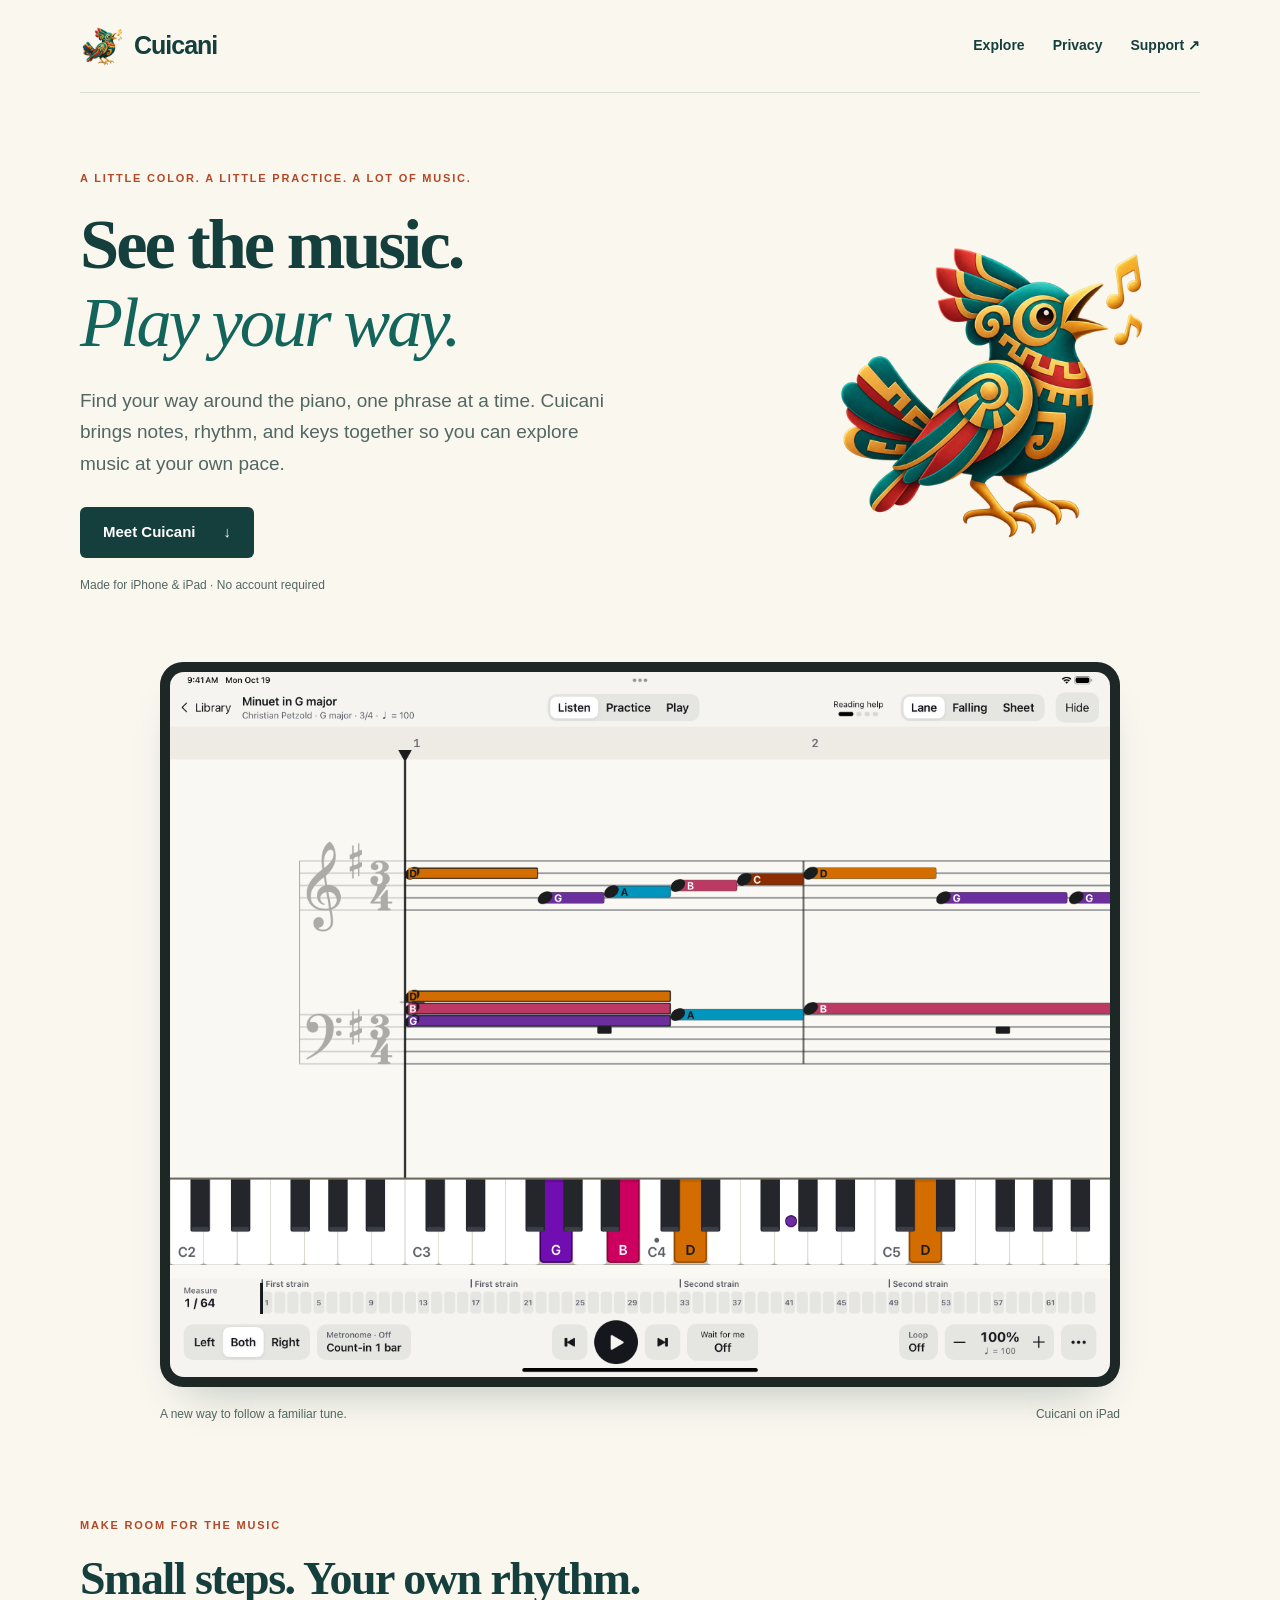
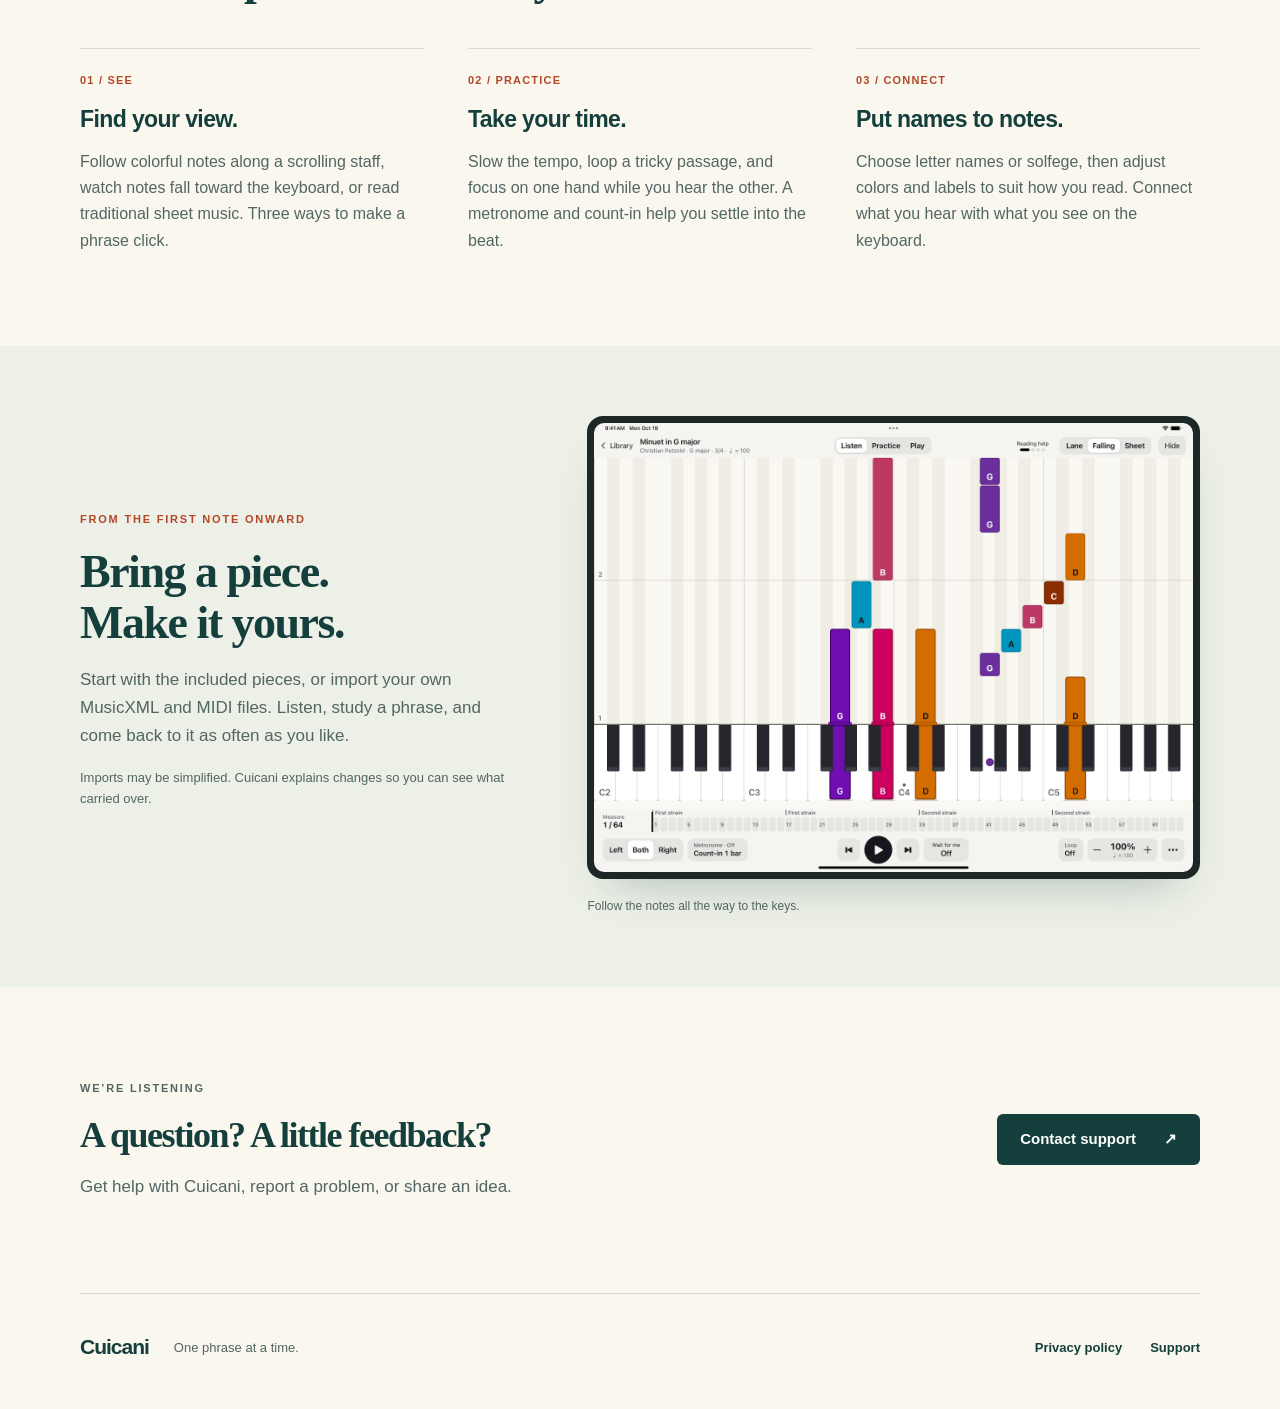
<file: index.html>
<!doctype html>
<html lang="en">
<head>
  <meta charset="utf-8">
  <meta name="viewport" content="width=device-width, initial-scale=1">
  <meta name="theme-color" content="#faf7ef">
  <title>Cuicani — See the music. Play your way.</title>
  <meta name="description" content="Explore piano music at your own pace with Cuicani for iPhone and iPad. Colorful notes, three music views, and practice tools that help you take it one phrase at a time.">
  <meta property="og:title" content="Cuicani — See the music. Play your way.">
  <meta property="og:description" content="Visual piano practice for iPhone and iPad. Slow it down, find your notes, and make the music your own.">
  <meta property="og:type" content="website">
  <link rel="icon" href="assets/cuicani-bird.png" type="image/png">
  <link rel="stylesheet" href="styles.css">
</head>
<body>
  <a class="skip-link" href="#main">Skip to content</a>
  <header class="site-header wrap">
    <a class="brand" href="./" aria-label="Cuicani home"><img src="assets/cuicani-bird.png" width="44" height="44" alt="">Cuicani</a>
    <nav aria-label="Main navigation"><a href="#explore">Explore</a><a href="privacy-policy/">Privacy</a><a href="https://forms.gle/TQvoaCWBzqMaaciXA">Support <span aria-hidden="true">↗</span></a></nav>
  </header>
  <main id="main">
    <section class="hero wrap" aria-labelledby="hero-title">
      <div class="hero-copy">
        <p class="eyebrow">A little color. A little practice. A lot of music.</p>
        <h1 id="hero-title">See the music.<br><em>Play your way.</em></h1>
        <p class="intro">Find your way around the piano, one phrase at a time. Cuicani brings notes, rhythm, and keys together so you can explore music at your own pace.</p>
        <a class="button" href="#explore">Meet Cuicani <span aria-hidden="true">↓</span></a>
        <p class="platform">Made for iPhone &amp; iPad · No account required</p>
      </div>
      <img class="hero-bird" src="assets/cuicani-bird.png" width="480" height="480" alt="Cuicani’s colorful teal, red, and gold singing bird">
    </section>
    <figure class="app-preview wrap">
      <div class="device"><img src="assets/cuicani-lane.png" width="2752" height="2064" alt="Cuicani’s Lane view shows colorful notes on a staff, note names, a piano keyboard, and tempo and hand controls." fetchpriority="high"></div>
      <figcaption>A new way to follow a familiar tune. <span>Cuicani on iPad</span></figcaption>
    </figure>
    <section class="explore wrap section" id="explore" aria-labelledby="explore-title">
      <p class="eyebrow">Make room for the music</p>
      <h2 id="explore-title">Small steps. Your own rhythm.</h2>
      <div class="features">
        <article><span class="feature-number">01 / SEE</span><h3>Find your view.</h3><p>Follow colorful notes along a scrolling staff, watch notes fall toward the keyboard, or read traditional sheet music. Three ways to make a phrase click.</p></article>
        <article><span class="feature-number">02 / PRACTICE</span><h3>Take your time.</h3><p>Slow the tempo, loop a tricky passage, and focus on one hand while you hear the other. A metronome and count-in help you settle into the beat.</p></article>
        <article><span class="feature-number">03 / CONNECT</span><h3>Put names to notes.</h3><p>Choose letter names or solfege, then adjust colors and labels to suit how you read. Connect what you hear with what you see on the keyboard.</p></article>
      </div>
    </section>
    <section class="music-section" aria-labelledby="music-title">
      <div class="wrap music-grid">
        <div><p class="eyebrow">From the first note onward</p><h2 id="music-title">Bring a piece.<br>Make it yours.</h2><p>Start with the included pieces, or import your own MusicXML and MIDI files. Listen, study a phrase, and come back to it as often as you like.</p><p class="small">Imports may be simplified. Cuicani explains changes so you can see what carried over.</p></div>
        <figure><div class="device small-device"><img src="assets/cuicani-falling.png" width="2752" height="2064" alt="Cuicani’s Falling view aligns colored note bars above their piano keys." loading="lazy"></div><figcaption>Follow the notes all the way to the keys.</figcaption></figure>
      </div>
    </section>
    <section class="support wrap section" aria-labelledby="support-title"><div><p class="eyebrow">We’re listening</p><h2 id="support-title">A question? A little feedback?</h2><p>Get help with Cuicani, report a problem, or share an idea.</p></div><a class="button" href="https://forms.gle/TQvoaCWBzqMaaciXA">Contact support <span aria-hidden="true">↗</span></a></section>
  </main>
  <footer class="site-footer wrap"><a class="brand" href="./">Cuicani</a><p>One phrase at a time.</p><nav aria-label="Footer navigation"><a href="privacy-policy/">Privacy policy</a><a href="https://forms.gle/TQvoaCWBzqMaaciXA">Support</a></nav></footer>
</body>
</html>
</file>
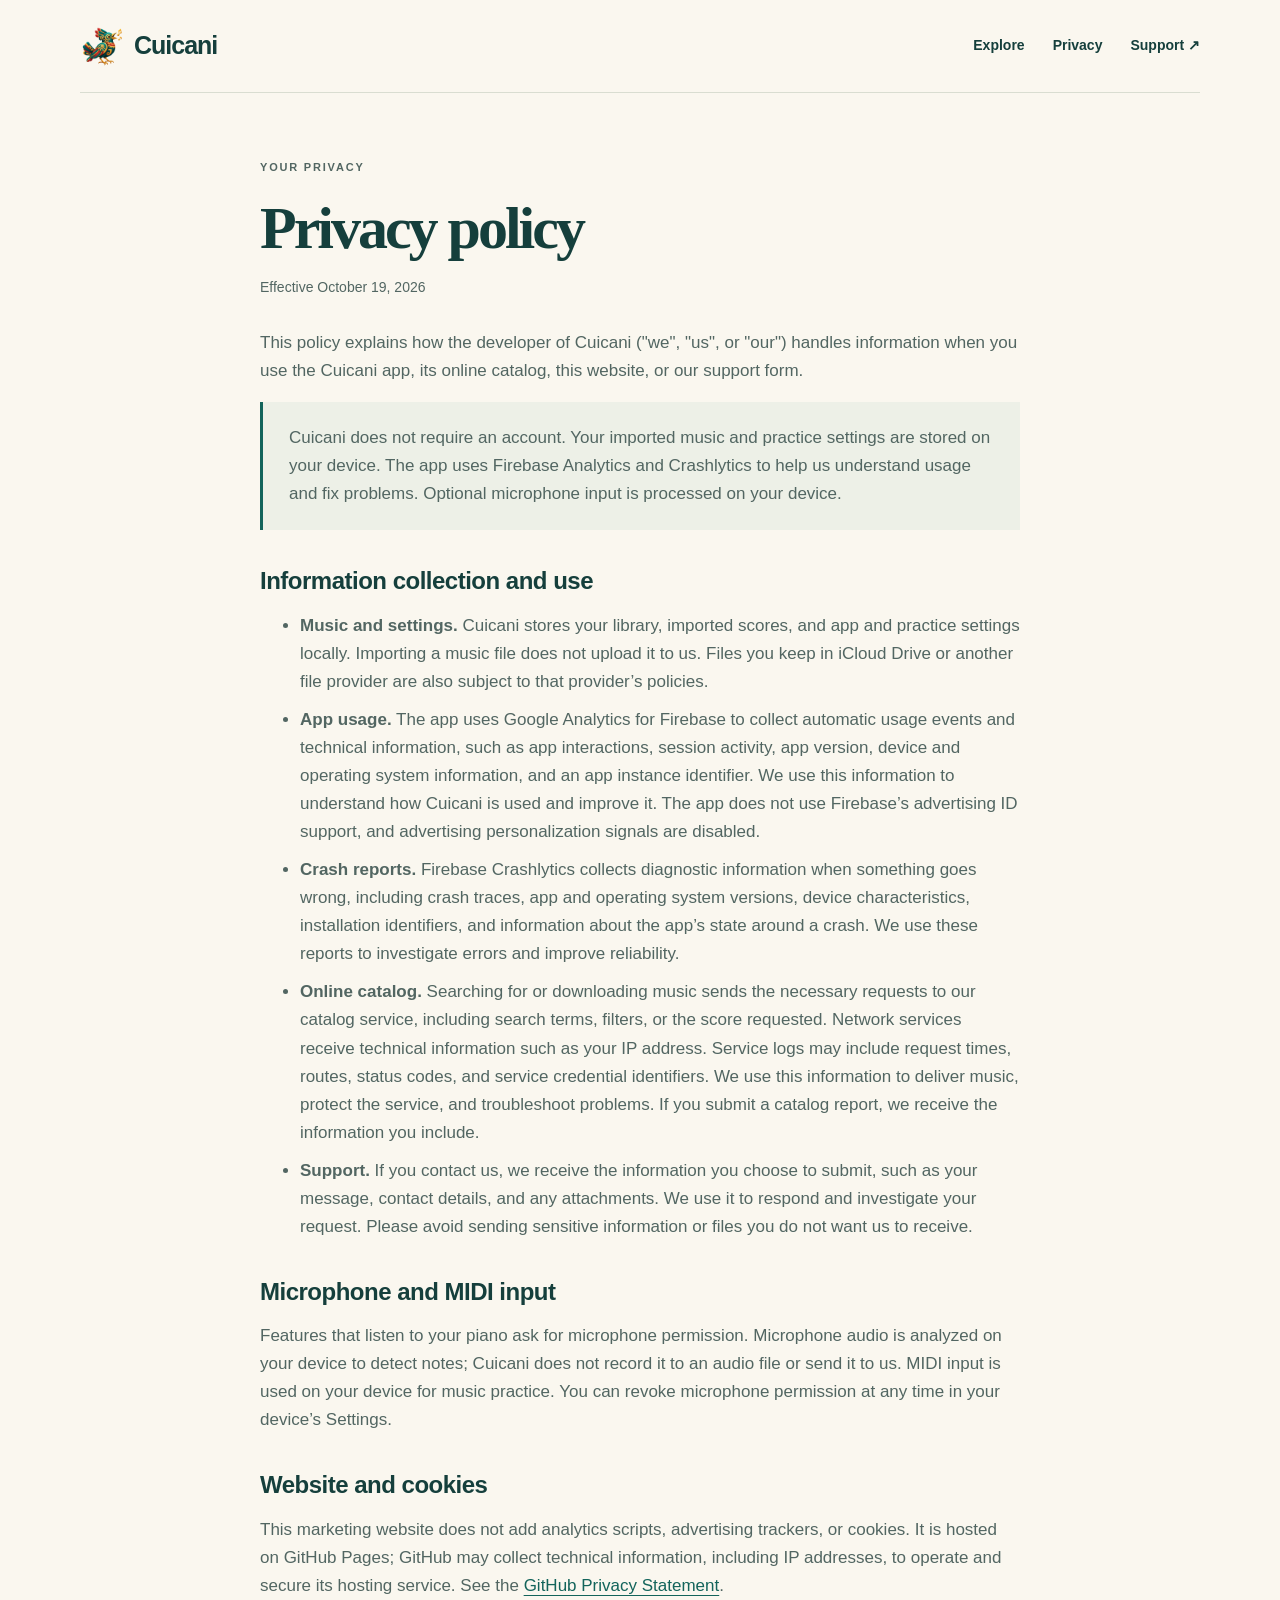
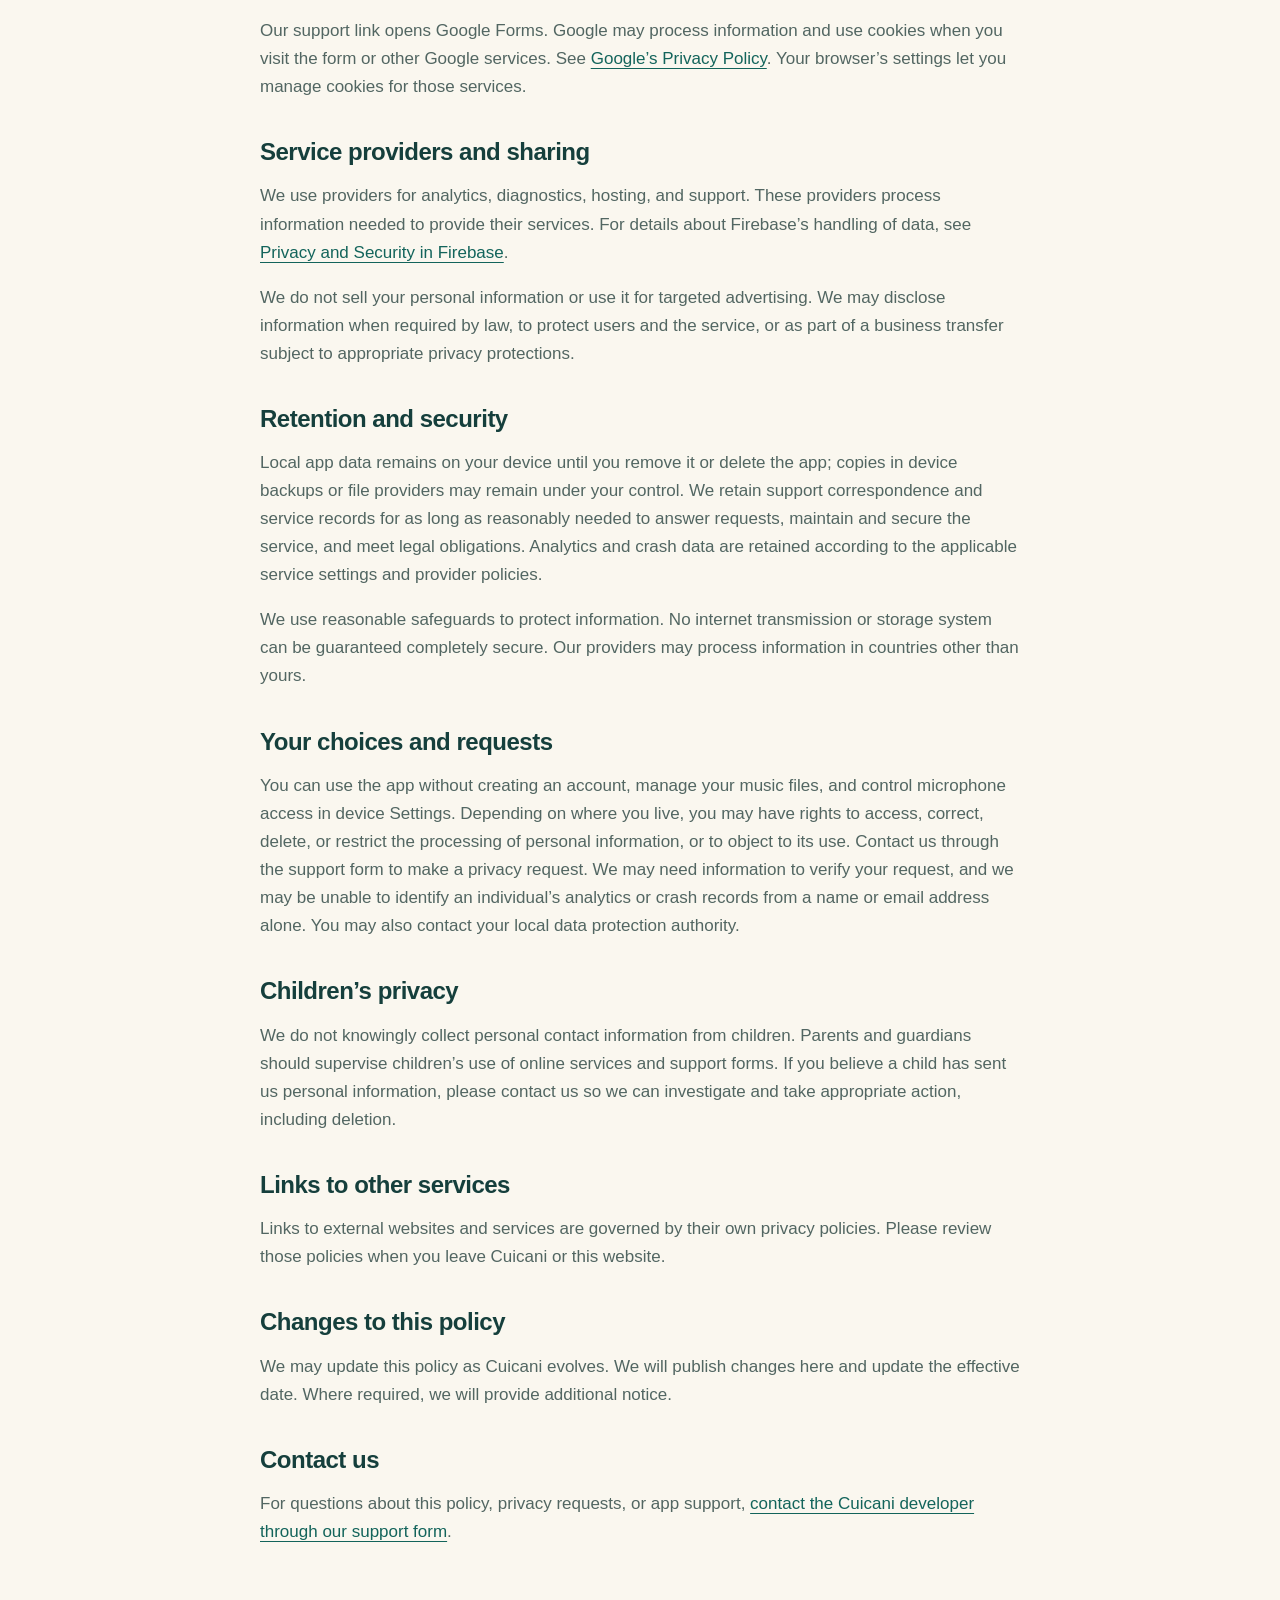
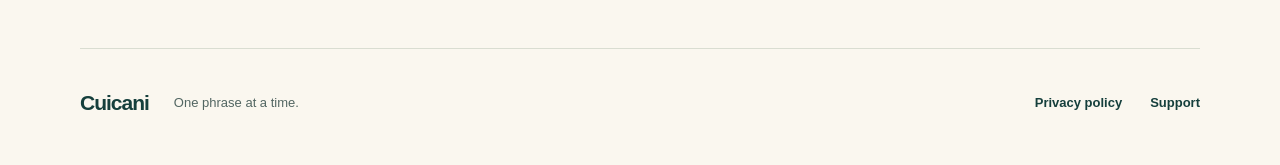
<file: privacy-policy/index.html>
<!doctype html>
<html lang="en">
<head>
  <meta charset="utf-8">
  <meta name="viewport" content="width=device-width, initial-scale=1">
  <meta name="theme-color" content="#faf7ef">
  <title>Privacy Policy — Cuicani</title>
  <meta name="description" content="How Cuicani handles app usage, diagnostics, music files, microphone input, and support requests.">
  <link rel="icon" href="../assets/cuicani-bird.png" type="image/png">
  <link rel="stylesheet" href="../styles.css">
</head>
<body>
  <a class="skip-link" href="#main">Skip to content</a>
  <header class="site-header wrap"><a class="brand" href="../" aria-label="Cuicani home"><img src="../assets/cuicani-bird.png" width="44" height="44" alt="">Cuicani</a><nav aria-label="Main navigation"><a href="../#explore">Explore</a><a href="./" aria-current="page">Privacy</a><a href="https://forms.gle/TQvoaCWBzqMaaciXA">Support <span aria-hidden="true">↗</span></a></nav></header>
  <main class="policy wrap" id="main">
    <p class="eyebrow">Your privacy</p>
    <h1>Privacy policy</h1>
    <p class="date">Effective October 19, 2026</p>
    <p>This policy explains how the developer of Cuicani ("we", "us", or "our") handles information when you use the Cuicani app, its online catalog, this website, or our support form.</p>
    <p class="summary">Cuicani does not require an account. Your imported music and practice settings are stored on your device. The app uses Firebase Analytics and Crashlytics to help us understand usage and fix problems. Optional microphone input is processed on your device.</p>
    <h2>Information collection and use</h2>
    <ul>
      <li><strong>Music and settings.</strong> Cuicani stores your library, imported scores, and app and practice settings locally. Importing a music file does not upload it to us. Files you keep in iCloud Drive or another file provider are also subject to that provider’s policies.</li>
      <li><strong>App usage.</strong> The app uses Google Analytics for Firebase to collect automatic usage events and technical information, such as app interactions, session activity, app version, device and operating system information, and an app instance identifier. We use this information to understand how Cuicani is used and improve it. The app does not use Firebase’s advertising ID support, and advertising personalization signals are disabled.</li>
      <li><strong>Crash reports.</strong> Firebase Crashlytics collects diagnostic information when something goes wrong, including crash traces, app and operating system versions, device characteristics, installation identifiers, and information about the app’s state around a crash. We use these reports to investigate errors and improve reliability.</li>
      <li><strong>Online catalog.</strong> Searching for or downloading music sends the necessary requests to our catalog service, including search terms, filters, or the score requested. Network services receive technical information such as your IP address. Service logs may include request times, routes, status codes, and service credential identifiers. We use this information to deliver music, protect the service, and troubleshoot problems. If you submit a catalog report, we receive the information you include.</li>
      <li><strong>Support.</strong> If you contact us, we receive the information you choose to submit, such as your message, contact details, and any attachments. We use it to respond and investigate your request. Please avoid sending sensitive information or files you do not want us to receive.</li>
    </ul>
    <h2>Microphone and MIDI input</h2>
    <p>Features that listen to your piano ask for microphone permission. Microphone audio is analyzed on your device to detect notes; Cuicani does not record it to an audio file or send it to us. MIDI input is used on your device for music practice. You can revoke microphone permission at any time in your device’s Settings.</p>
    <h2>Website and cookies</h2>
    <p>This marketing website does not add analytics scripts, advertising trackers, or cookies. It is hosted on GitHub Pages; GitHub may collect technical information, including IP addresses, to operate and secure its hosting service. See the <a href="https://docs.github.com/en/site-policy/privacy-policies/github-general-privacy-statement">GitHub Privacy Statement</a>.</p>
    <p>Our support link opens Google Forms. Google may process information and use cookies when you visit the form or other Google services. See <a href="https://policies.google.com/privacy">Google’s Privacy Policy</a>. Your browser’s settings let you manage cookies for those services.</p>
    <h2>Service providers and sharing</h2>
    <p>We use providers for analytics, diagnostics, hosting, and support. These providers process information needed to provide their services. For details about Firebase’s handling of data, see <a href="https://firebase.google.com/support/privacy">Privacy and Security in Firebase</a>.</p>
    <p>We do not sell your personal information or use it for targeted advertising. We may disclose information when required by law, to protect users and the service, or as part of a business transfer subject to appropriate privacy protections.</p>
    <h2>Retention and security</h2>
    <p>Local app data remains on your device until you remove it or delete the app; copies in device backups or file providers may remain under your control. We retain support correspondence and service records for as long as reasonably needed to answer requests, maintain and secure the service, and meet legal obligations. Analytics and crash data are retained according to the applicable service settings and provider policies.</p>
    <p>We use reasonable safeguards to protect information. No internet transmission or storage system can be guaranteed completely secure. Our providers may process information in countries other than yours.</p>
    <h2>Your choices and requests</h2>
    <p>You can use the app without creating an account, manage your music files, and control microphone access in device Settings. Depending on where you live, you may have rights to access, correct, delete, or restrict the processing of personal information, or to object to its use. Contact us through the support form to make a privacy request. We may need information to verify your request, and we may be unable to identify an individual’s analytics or crash records from a name or email address alone. You may also contact your local data protection authority.</p>
    <h2>Children’s privacy</h2>
    <p>We do not knowingly collect personal contact information from children. Parents and guardians should supervise children’s use of online services and support forms. If you believe a child has sent us personal information, please contact us so we can investigate and take appropriate action, including deletion.</p>
    <h2>Links to other services</h2>
    <p>Links to external websites and services are governed by their own privacy policies. Please review those policies when you leave Cuicani or this website.</p>
    <h2>Changes to this policy</h2>
    <p>We may update this policy as Cuicani evolves. We will publish changes here and update the effective date. Where required, we will provide additional notice.</p>
    <h2>Contact us</h2>
    <p>For questions about this policy, privacy requests, or app support, <a href="https://forms.gle/TQvoaCWBzqMaaciXA">contact the Cuicani developer through our support form</a>.</p>
  </main>
  <footer class="site-footer wrap"><a class="brand" href="../">Cuicani</a><p>One phrase at a time.</p><nav aria-label="Footer navigation"><a href="./" aria-current="page">Privacy policy</a><a href="https://forms.gle/TQvoaCWBzqMaaciXA">Support</a></nav></footer>
</body>
</html>
</file>
<file: styles.css>
:root{color-scheme:light;--paper:#faf7ef;--ink:#153f3c;--muted:#526662;--accent:#b34827;--line:#d9ddd1;--teal:#13645b}*{box-sizing:border-box}html{scroll-behavior:smooth;scroll-padding-top:30px}body{margin:0;background:var(--paper);color:var(--ink);font-family:-apple-system,BlinkMacSystemFont,"Segoe UI",sans-serif;font-size:17px;line-height:1.65}a{color:inherit;text-underline-offset:4px}a:hover{color:var(--accent)}a:focus-visible{outline:3px solid var(--accent);outline-offset:6px}img{display:block;max-width:100%;height:auto}figure{margin:0}.wrap{width:min(1120px,calc(100% - 64px));margin-inline:auto}.site-header{display:flex;align-items:center;justify-content:space-between;gap:24px;padding-block:24px;border-bottom:1px solid var(--line)}.brand{display:inline-flex;align-items:center;gap:10px;font-weight:750;font-size:25px;letter-spacing:-1px;text-decoration:none}.brand img{width:44px;height:44px;object-fit:contain}nav{display:flex;gap:28px;font-size:14px;font-weight:600}nav a{text-decoration:none}.hero{display:grid;grid-template-columns:1.55fr 1fr;gap:48px;align-items:center;padding-block:76px 54px}.eyebrow{font-size:11px;font-weight:750;letter-spacing:1.8px;text-transform:uppercase;color:var(--accent);margin:0 0 19px}h1,h2,h3{line-height:1.1;letter-spacing:-1.5px;margin:0;font-weight:600}h1,h2{font-family:Georgia,"Times New Roman",serif}h1{font-size:clamp(48px,5.5vw,76px);letter-spacing:-3px}h1 em{font-weight:400;color:var(--teal)}h2{font-size:clamp(34px,4vw,46px)}h3{font-size:23px;letter-spacing:-.6px}.intro{max-width:550px;font-size:19px;color:var(--muted);margin:24px 0 28px}.button{display:inline-flex;align-items:center;justify-content:center;gap:28px;background:var(--ink);color:#fff;padding:13px 23px;border-radius:6px;font-size:15px;font-weight:650;text-decoration:none}.button:hover{background:var(--teal);color:white}.platform{font-size:12px;color:var(--muted);margin-top:18px}.hero-bird{width:340px;justify-self:center}.app-preview{max-width:960px}.device{padding:10px;border-radius:23px;background:#1c2726;box-shadow:0 24px 45px -25px #143f3b55}.device img{border-radius:14px;width:100%}figcaption{font-size:12px;color:var(--muted);margin-top:18px;display:flex;justify-content:space-between;gap:16px}.section{padding-block:92px}.features{display:grid;grid-template-columns:repeat(3,1fr);gap:44px;margin-top:44px}.features article{border-top:1px solid var(--line);padding-top:22px}.feature-number{font-size:11px;font-weight:700;letter-spacing:1.2px;color:var(--accent);display:block;margin-bottom:18px}.features p,.music-grid p,.support p{color:var(--muted)}.features p{font-size:16px;margin-bottom:0}.music-section{background:#edf0e7;padding-block:70px}.music-grid{display:grid;grid-template-columns:1fr 1.4fr;gap:70px;align-items:center}.music-grid .eyebrow{color:var(--accent)}.music-grid .small{font-size:13px}.small-device{padding:7px;border-radius:16px}.small-device img{border-radius:10px}.support{display:flex;gap:35px;justify-content:space-between;align-items:center}.support h2{font-size:36px}.support p:last-child{margin-bottom:0}.support .button{flex-shrink:0}.site-footer{padding-block:30px 38px;display:flex;gap:25px;align-items:center;border-top:1px solid var(--line)}.site-footer .brand{font-size:21px}.site-footer p{font-size:13px;color:var(--muted);margin-right:auto}.site-footer nav{font-size:13px}.skip-link{position:absolute;top:10px;left:10px;padding:10px;background:white;z-index:2;transform:translateY(-160%)}.skip-link:focus{transform:translateY(0)}.policy{max-width:760px;padding-block:65px 85px}.policy h1{font-size:60px}.policy h2{font-family:inherit;font-size:24px;letter-spacing:-.5px;margin-top:38px}.policy p,.policy li{color:var(--muted)}.policy .date{font-size:14px;margin:15px 0 30px}.policy a{color:var(--teal)}.policy .summary{padding:22px 26px;border-left:3px solid var(--teal);background:#edf0e7}.policy li{margin-block:10px}@media(max-width:760px){.wrap{width:calc(100% - 36px)}.site-header{padding-block:17px;gap:12px}.brand{font-size:22px}.brand img{width:34px;height:34px}nav{gap:17px;font-size:13px}.hero{grid-template-columns:1fr;gap:15px;padding-block:44px 28px}.hero-copy{max-width:580px}.hero-bird{width:190px;justify-self:end;margin-top:-24px}h1{font-size:56px;letter-spacing:-2px}.intro{font-size:17px}.eyebrow{font-size:10px;letter-spacing:1.3px}.device{padding:6px;border-radius:14px}.device img{border-radius:9px}figcaption{font-size:10px}figcaption span{flex-shrink:0}.section{padding-block:55px}.features{grid-template-columns:1fr;gap:28px;margin-top:32px}.features article{padding-top:15px}.feature-number{margin-bottom:12px}.music-grid{grid-template-columns:1fr;gap:28px}.music-section{padding-block:45px}.support{align-items:flex-start;flex-direction:column;gap:24px}.support h2{font-size:32px}.site-footer{flex-wrap:wrap;gap:14px}.site-footer p{margin-block:0}.site-footer nav{width:100%}.policy{padding-block:42px 60px}.policy h1{font-size:44px}}@media(prefers-reduced-motion:reduce){html{scroll-behavior:auto}}
@media(max-width:380px){.site-header{flex-wrap:wrap}.site-header nav{width:100%;justify-content:space-between}.hero h1{font-size:48px}}
</file>
